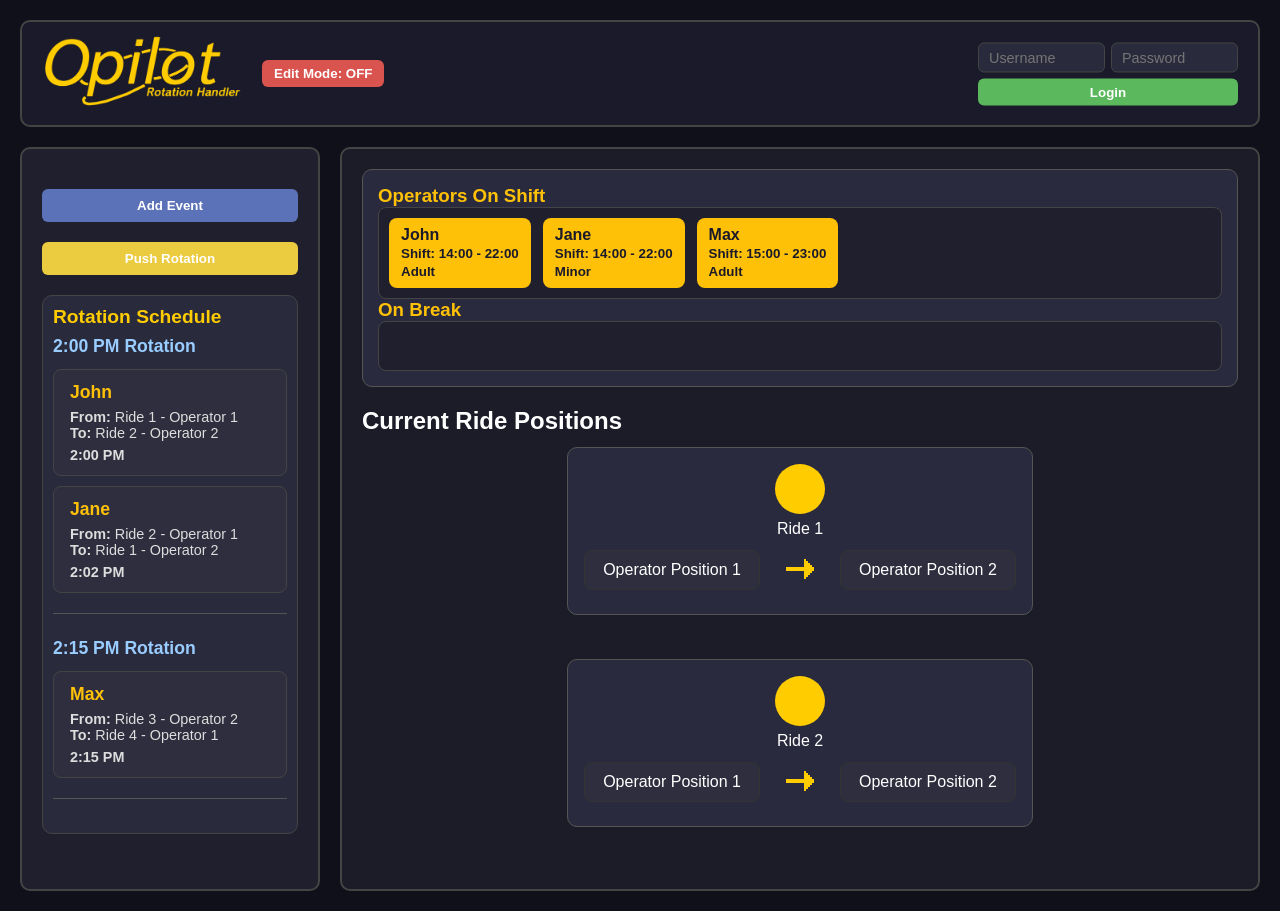
<file: index.html>
<!DOCTYPE html>
<html lang="en">

<head>
  <meta charset="UTF-8" />
  <meta name="viewport" content="width=device-width, initial-scale=1" />
  <title>Operator Rotation Manager</title>
  <link rel="stylesheet" href="style.css" />
</head>

<body>
  <!-- Navbar -->
  <nav class="navbar">
    <div class="logo"><img src="images/Opilotlogo.png" height="75em" /></div>
<button id="toggleEditModeBtn" style="margin-left: 20px; padding: 6px 12px; border-radius: 6px; border: none; color: white; cursor: pointer; font-weight: bold;">
  Edit Mode: OFF
</button>


    <div class="login-area">
      <div class="login-fields">
        <input type="text" placeholder="Username" />
        <input type="password" placeholder="Password" />
      </div>
      <button class="login-btn">Login</button>
    </div>
  </nav>

  <div class="main">
    <!-- Sidebar -->
    <div class="sidebar">
      <div class="button-row">
        <button id="addRideBtn" style="background-color: #5cb85c;">Add Ride</button>
        <button id="removeRideBtn">Remove Ride</button>
        <button id="addOperatorBtn" style="background-color: #5cb85c;">Add Operator</button>
        <button id="removeOperatorBtn">Remove Operator</button>
      </div>
      <button class="special-btn" id="add-event-btn">Add Event</button>
      <button class="special-btn" id="push-rotation-btn">Push Rotation</button>

      <!-- Rotation Schedule -->
      <div class="rotation-schedule">
        <h3>Rotation Schedule</h3>

        <div class="rotation-time-block">
          <h4>2:00 PM Rotation</h4>
          <div class="operator-rotation-box">
            <div class="operator-name">John</div>
            <div class="rotation-details">
              <div><strong>From:</strong> Ride 1 - Operator 1</div>
              <div><strong>To:</strong> Ride 2 - Operator 2</div>
              <div class="rotation-time-label">2:00 PM</div>
            </div>
          </div>

          <div class="operator-rotation-box">
            <div class="operator-name">Jane</div>
            <div class="rotation-details">
              <div><strong>From:</strong> Ride 2 - Operator 1</div>
              <div><strong>To:</strong> Ride 1 - Operator 2</div>
              <div class="rotation-time-label">2:02 PM</div>
            </div>
          </div>
        </div>

        <div class="rotation-time-block">
          <h4>2:15 PM Rotation</h4>
          <div class="operator-rotation-box">
            <div class="operator-name">Max</div>
            <div class="rotation-details">
              <div><strong>From:</strong> Ride 3 - Operator 2</div>
              <div><strong>To:</strong> Ride 4 - Operator 1</div>
              <div class="rotation-time-label">2:15 PM</div>
            </div>
          </div>
        </div>
      </div>
    </div>

    <!-- Operation Display Area -->
    <div class="operations-container">
      <div class="operator-shift-container">
        <h3>Operators On Shift</h3>
        <div class="operators-on-shift" id="operatorsOnShift"></div>

        <h3>On Break</h3>
        <div class="operators-on-break" id="operatorsOnBreak"></div>
      </div>

      <h2 id="crp">Current Ride Positions</h2>
      <div class="ride-container">
        <div class="ride-group">
          <!-- Rides dynamically rendered here -->
        </div>
      </div>
    </div>
  </div>

  <!-- Modal Overlay -->
  <div id="modalOverlay" class="modal-overlay hidden">
    <div class="modal-box">
      <p id="modalMessage">Are you sure?</p>
      <div class="modal-buttons">
        <button style="background-color:#5cb85c;;" id="modalConfirm">Yes</button>
        <button style="background-color:#ff7373;" id="modalCancel">No</button>
      </div>
    </div>
  </div>

</body>

<script type="module" src="js/state.js"></script>
<script type="module" src="js/render.js"></script>
<script type="module" src="js/modal.js"></script>
<script type="module" src="js/main.js"></script>

</html>
</file>
<file: style.css>
/* Reset & base */
* {
  box-sizing: border-box;
  margin: 0;
  padding: 0;
  font-family: "Segoe UI", sans-serif;
}

body {
  background-color: #10101a;
  color: #fff;
  display: flex;
  flex-direction: column;
  min-height: 100vh;
  padding: 20px;
  overflow: auto;
}

/* Navbar */
.navbar {
  width: 100%;
  padding: 12px 20px;
  border-radius: 10px;
  border: 2px solid #444;
  margin-bottom: 20px;
  display: flex;
  align-items: center;
  position: relative;
  background-color: #1a1a2b;
}

.logo img {
  height: 75px;
}

/* Edit‐Mode Toggle */
#toggleEditModeBtn {
  margin-left: 20px;
  padding: 6px 12px;
  border-radius: 6px;
  border: none;
  background-color: #d9534f;
  color: white;
  font-weight: bold;
  cursor: pointer;
}
body.edit-mode #toggleEditModeBtn {
  background-color: #5cb85c;
}

/* Login area */
.login-area {
  display: flex;
  flex-direction: column;
  align-items: flex-end;
  position: absolute;
  right: 20px;
  top: 50%;
  transform: translateY(-50%);
  gap: 6px;
  width: 260px;
}
.login-fields {
  display: flex;
  justify-content: space-between;
  gap: 6px;
}
.login-area input {
  width: 49%;
  padding: 6px 10px;
  border-radius: 6px;
  border: 1px solid #444;
  background-color: #2a2a3d;
  color: #fff;
  font-size: .9rem;
}
.login-btn {
  width: 100%;
  padding: 6px 0;
  background-color: #5cb85c;
  color: white;
  font-weight: bold;
  border: none;
  border-radius: 6px;
  cursor: pointer;
}
.login-btn:hover {
  background-color: #4cae4c;
}

/* Main layout */
.main {
  display: flex;
  gap: 20px;
  height: 100%;
  min-height: 0;
}

/* Sidebar */
.sidebar {
  width: 300px;
  max-width: 35vw;
  background-color: #1f1f2e;
  padding: 20px;
  border-radius: 10px;
  border: 2px solid #444;
  display: flex;
  flex-direction: column;
  gap: 20px;
  flex-shrink: 0;
  overflow-y: auto;
}

/* Hide only the four core Add/Remove buttons outside edit mode */
.button-row button {
  display: none;
}
body.edit-mode .button-row button {
  display: inline-block;
}

.button-row {
  display: flex;
  flex-wrap: wrap;
  gap: 10px;
}

.button-row button,
.special-btn {
  padding: 9px 1px;
  background-color: #ff5c5c;
  border: none;
  border-radius: 6px;
  font-weight: bold;
  color: white;
  cursor: pointer;
  min-width: 120px;
  transition: background-color .3s ease;
}
.button-row button:hover {
  background-color: #e04a4a;
}

/* Add Event & Push Rotation always visible */
#add-event-btn,
#push-rotation-btn {
  display: inline-block;
}
#add-event-btn { background-color: #5c72b8; }
#add-event-btn:hover { background-color: #4c6eae; }
#push-rotation-btn { background-color: #ebcb3f; }
#push-rotation-btn:hover { background-color: #e2c626; }

/* Drop indicator styling */
.drop-indicator {
  outline: none;
  background-color: rgba(255, 204, 0, 0.2);
}

/* Rotation Schedule */
.rotation-schedule {
  background-color: #2a2a3d;
  padding: 10px;
  border-radius: 10px;
  border: 1px solid #444;
  font-size: .9rem;
  max-height: 70vh;
  overflow-y: auto;
}
.rotation-schedule h3 { margin-bottom:8px; font-size:1.2rem; color:#ffcc00; }
.rotation-time-block { margin-bottom:24px; border-bottom:1px solid #555; padding-bottom:10px; }
.rotation-time-block h4 { color:#99ccff; font-size:1.1rem; margin-bottom:12px; }
.operator-rotation-box {
  background:#2e2e3e; border:1px solid #444; border-radius:8px; padding:12px 16px; margin-bottom:10px;
  display:flex; flex-direction:column; gap:6px;
}
.operator-rotation-box .operator-name { font-weight:700; font-size:1.1rem; color:#ffc107; }
.rotation-details div { font-size:.9rem; color:#ddd; }
.rotation-time-label { margin-top:6px; font-weight:bold; color:#ffcc00; align-self:flex-end; }

/* Operations Container */
.operations-container {
  flex:1;
  background-color:#1c1c28;
  border-radius:10px;
  padding:20px;
  border:2px solid #444;
  display:flex;
  flex-direction:column;
  overflow-y:auto;
}

/* Shifts & Breaks */
.operator-shift-container {
  background:#2a2a3e;
  border:1px solid #555;
  border-radius:10px;
  padding:15px;
  margin-bottom:20px;
  color:#ffc107;
  overflow-y:visible;
}
.operators-on-shift,
.operators-on-break {
  display:flex; flex-wrap:wrap; gap:12px;
  padding:10px; background:#1f1f2e; border:1px solid #444; border-radius:8px;
  min-height:50px;
}

/* Operator item */
.operator-item {
  background:#ffc107; color:#1a1a2b;
  padding:8px 12px; border-radius:8px; font-weight:bold;
  cursor: default; user-select:none; white-space:nowrap;
  pointer-events:none;
}
body.edit-mode .operator-item {
  cursor:grab; pointer-events:auto; user-select:auto;
}
.operator-item:active { cursor:grabbing; }

/* Rides & Positions */
.ride-container { display:flex; justify-content:center; width:100%; flex-wrap:wrap; }
.ride-group { display:flex; align-items:center; justify-content:center; gap:20px; flex-wrap:wrap; width:100%; margin-bottom:30px; }

.ride-box {
  background:#2a2a3e; border:1px solid #555; border-radius:10px; padding:16px; margin:12px;
  box-sizing:border-box; width:auto; min-width:300px; max-width:90vw;
    overflow-x: auto;
  overflow-y: visible !important;
}

/* Center header circle & title */
.ride-header {
  display:flex;
  flex-direction:column;
  align-items:center;
  justify-content:center;
  margin-bottom:12px;
}
.ride-icon {
  width:50px; height:50px; background:#ffcc00; border-radius:50%; margin-bottom:6px;
}

/* Center arrows & allow scroll */
.positions-container {
  display:flex;
  justify-content:center;
  align-items:center;
  gap:12px;
  overflow-x:auto;
  width:100%;
  padding-bottom:8px;
    overflow-x: auto;
  overflow-y: visible !important;
}
.position-box {
  flex:0 0 auto;
  padding:10px 18px;
  background:#2e2e3e;
  border-radius:8px;
  border:1px solid #333;
  color:#fff;
  white-space:nowrap;
  overflow:visible;
  min-width:100px;
}
body.edit-mode .position-box { overflow:visible; }
.arrow {
  font-size:2em;
  color:#ffcc00;
  margin:0 12px;
  user-select:none;
}

/* Responsive tweaks */
@media (max-width:1024px) { .sidebar { width:280px; } }
@media (max-width:768px) {
  .main { flex-direction:column; padding:10px; }
  .sidebar { order:2; width:100%; margin-top:20px; }
  .operations-container { order:1; }
}
@media (max-width:480px) {
  .sidebar { width:100%; margin-top:15px; }
  .ride-group { flex-direction:column; gap:20px; }
  .ride-box   { width:90vw; }
}

/* Modal styles */
.modal-overlay {
  position:fixed; top:0; left:0; width:100%; height:100%;
  background:rgba(0,0,0,0.5); display:flex; align-items:center; justify-content:center; z-index:999;
}
.modal-box {
  background:#2e2e3e; border:1px solid #333;
  padding:20px 35px; border-radius:8px; max-width:600px; text-align:center;
  box-shadow:0 0 10px rgba(0,0,0,0.25);
}
.modal-buttons { margin-top:15px; display:flex; justify-content:center; gap:10px; }
.modal-buttons button {
  color:#fff; padding:8px 50px; cursor:pointer; background:#2a2e3e; border-radius:8px; border:1px solid #555;
}
.hidden { display:none; }
/* Modal button row: split 100% width evenly */
.modal-box .modal-buttons {
  display: flex;
  gap: 10px;
  margin-top: 16px;
}

/* make modal buttons slimmer */
.modal-box .modal-buttons button {
  flex: 1;
  padding: 4px 0 !important;
  font-size: 0.9rem;
}
.position-box.drop-indicator,
.operators-on-shift.drop-indicator,
.operators-on-break.drop-indicator {
  /* dashed border inside the element so it never gets clipped */
  border: 2px dashed #ffcc00;
  /* keep your highlight */
  background-color: rgba(255, 204, 0, 0.2);
  /* box‑sizing is border‑box by global reset, so this fits */
}
</file>
